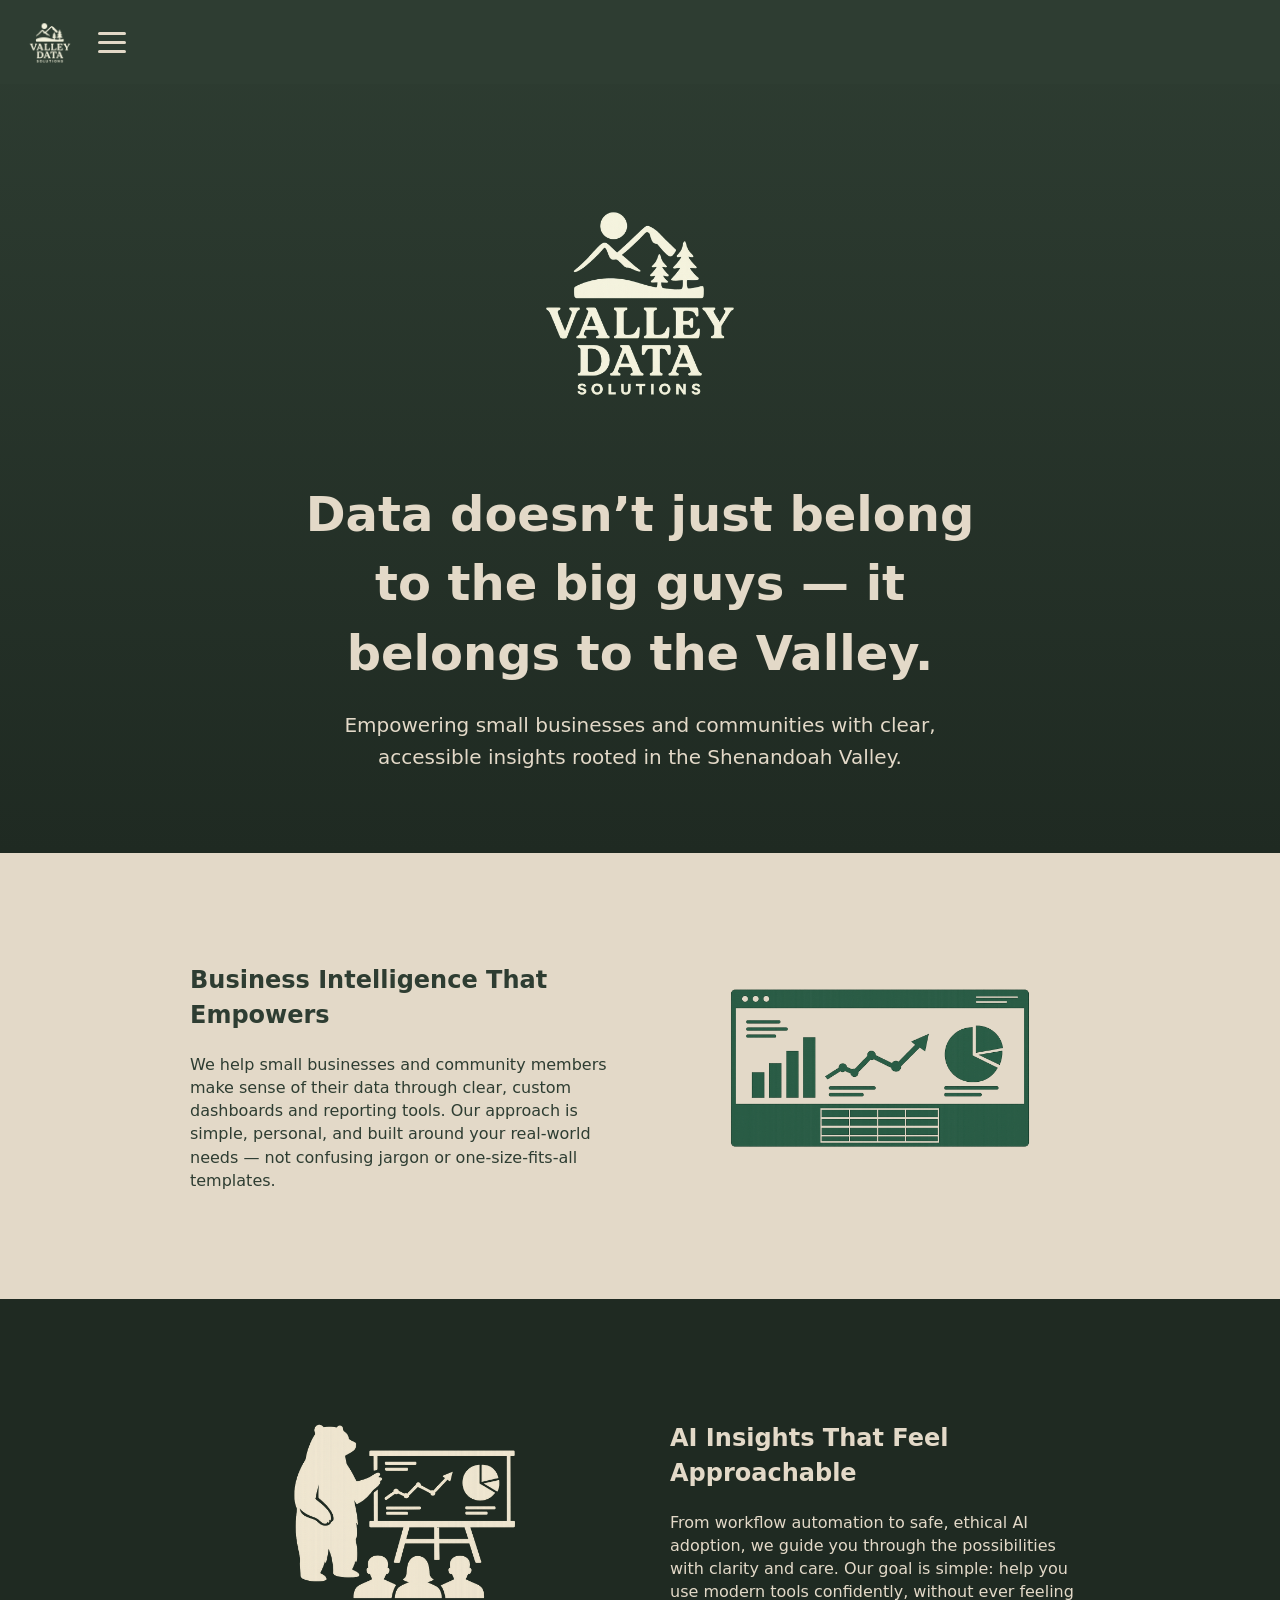
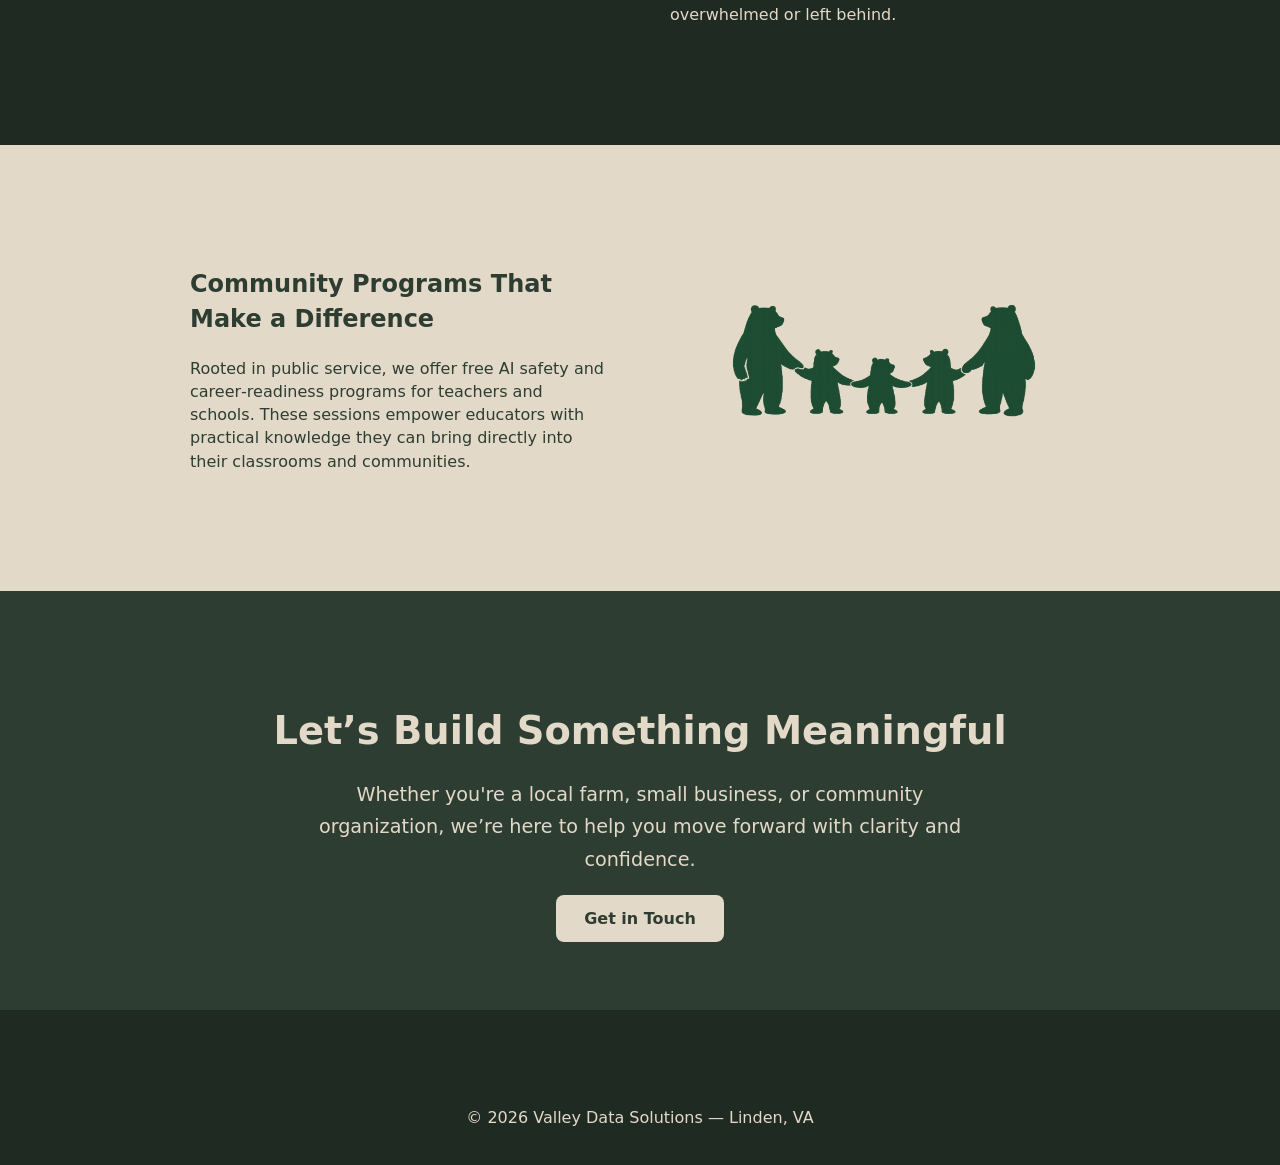
<file: index.html>
<!DOCTYPE html>
<html lang="en">
<head>
    <meta charset="UTF-8">
    <meta name="viewport" content="width=device-width, initial-scale=1.0">
    <title>Valley Data Solutions</title>
    <link rel="stylesheet" href="styles.css">
</head>

<body>

    <!-- NAVIGATION -->
    <nav>
        <div class="nav-left">
            <img src="logo-light.png" class="logo" alt="Valley Data Solutions">

            <button class="hamburger" id="hamburger">
                <span></span>
                <span></span>
                <span></span>
            </button>
        </div>
    </nav>

    <div id="overlay"></div>

    <div class="full-menu" id="full-menu">
        <div class="menu-header">
            <img src="logo-light.png" class="logo" alt="Valley Data Solutions">
            <button class="close-menu" id="close-menu">×</button>
        </div>

        <ul class="menu-links">
            <li><a href="index.html" class="cta">Home</a></li>
            <li><a href="services.html">Services</a></li>
            <li><a href="about.html">About</a></li>
            <li><a href="class.html">Class</a></li>
            <li><a href="contact.html">Contact</a></li>
        </ul>

        <div class="menu-footer">
            <p>Social</p>
            <a href="#">LinkedIn</a>
            <a href="#">Facebook</a>
            <a href="mailto:info@valleydatasolutions.com">Email</a>
        </div>
    </div>

    <!-- HERO -->
    <section class="hero">
        <div class="hero-inner">
            <img src="logo-light.png" class="biglogo" alt="Valley Data Solutions Logo">

            <h1>Data doesn’t just belong to the big guys — it belongs to the Valley.</h1>

            <p>
                Empowering small businesses and communities with clear, accessible insights rooted in the Shenandoah Valley.
            </p>
        </div>
    </section>

    <!-- PANEL 1 — TEXT LEFT / IMAGE RIGHT -->
<section class="full-panel cream">
    <div class="inner panel-flex">
        <div class="panel-text">
            <h2>Business Intelligence That Empowers</h2>
            <p>
                We help small businesses and community members make sense of their data through clear, custom dashboards and reporting tools.
                Our approach is simple, personal, and built around your real‑world needs — not confusing jargon or one‑size‑fits‑all templates.
            </p>
        </div>

        <div class="panel-image">
            <img src="BI.png" alt="Business Intelligence">
        </div>
    </div>
</section>

<!-- PANEL 2 — TEXT RIGHT / IMAGE LEFT -->
<section class="full-panel dark">
    <div class="inner panel-flex reverse">
        <div class="panel-text">
            <h2>AI Insights That Feel Approachable</h2>
            <p>
                From workflow automation to safe, ethical AI adoption, we guide you through the possibilities with clarity and care.
                Our goal is simple: help you use modern tools confidently, without ever feeling overwhelmed or left behind.
            </p>
        </div>

        <div class="panel-image">
            <img src="Bear.png" alt="AI Insights">
        </div>
    </div>
</section>

<!-- PANEL 3 — TEXT LEFT / IMAGE RIGHT -->
<section class="full-panel cream">
    <div class="inner panel-flex">
        <div class="panel-text">
            <h2>Community Programs That Make a Difference</h2>
            <p>
                Rooted in public service, we offer free AI safety and career‑readiness programs for teachers and schools.
                These sessions empower educators with practical knowledge they can bring directly into their classrooms and communities.
            </p>
        </div>

        <div class="panel-image">
            <img src="BearFamily.png" alt="Community Program">
        </div>
    </div>
</section>

    <!-- CTA SECTION -->
    <section class="cta-section">
        <h2>Let’s Build Something Meaningful</h2>
        <p>
            Whether you're a local farm, small business, or community organization, we’re here to help you move forward with clarity and confidence.
        </p>

        <a href="contact.html">Get in Touch</a>
    </section>

    <!-- FOOTER -->
    <footer>
        <p>© 2026 Valley Data Solutions — Linden, VA</p>
    </footer>

    <!-- JS -->
    <script>
        const hamburger = document.getElementById('hamburger');
        const fullMenu = document.getElementById('full-menu');
        const overlay = document.getElementById('overlay');
        const closeMenu = document.getElementById('close-menu');

        function openMenu() {
            hamburger.classList.add('active');
            fullMenu.classList.add('active');
            overlay.classList.add('active');
        }

        function closeMenuFn() {
            hamburger.classList.remove('active');
            fullMenu.classList.remove('active');
            overlay.classList.remove('active');
        }

        hamburger.addEventListener('click', openMenu);
        closeMenu.addEventListener('click', closeMenuFn);
        overlay.addEventListener('click', closeMenuFn);
    </script>

</body>
</html>
</file>
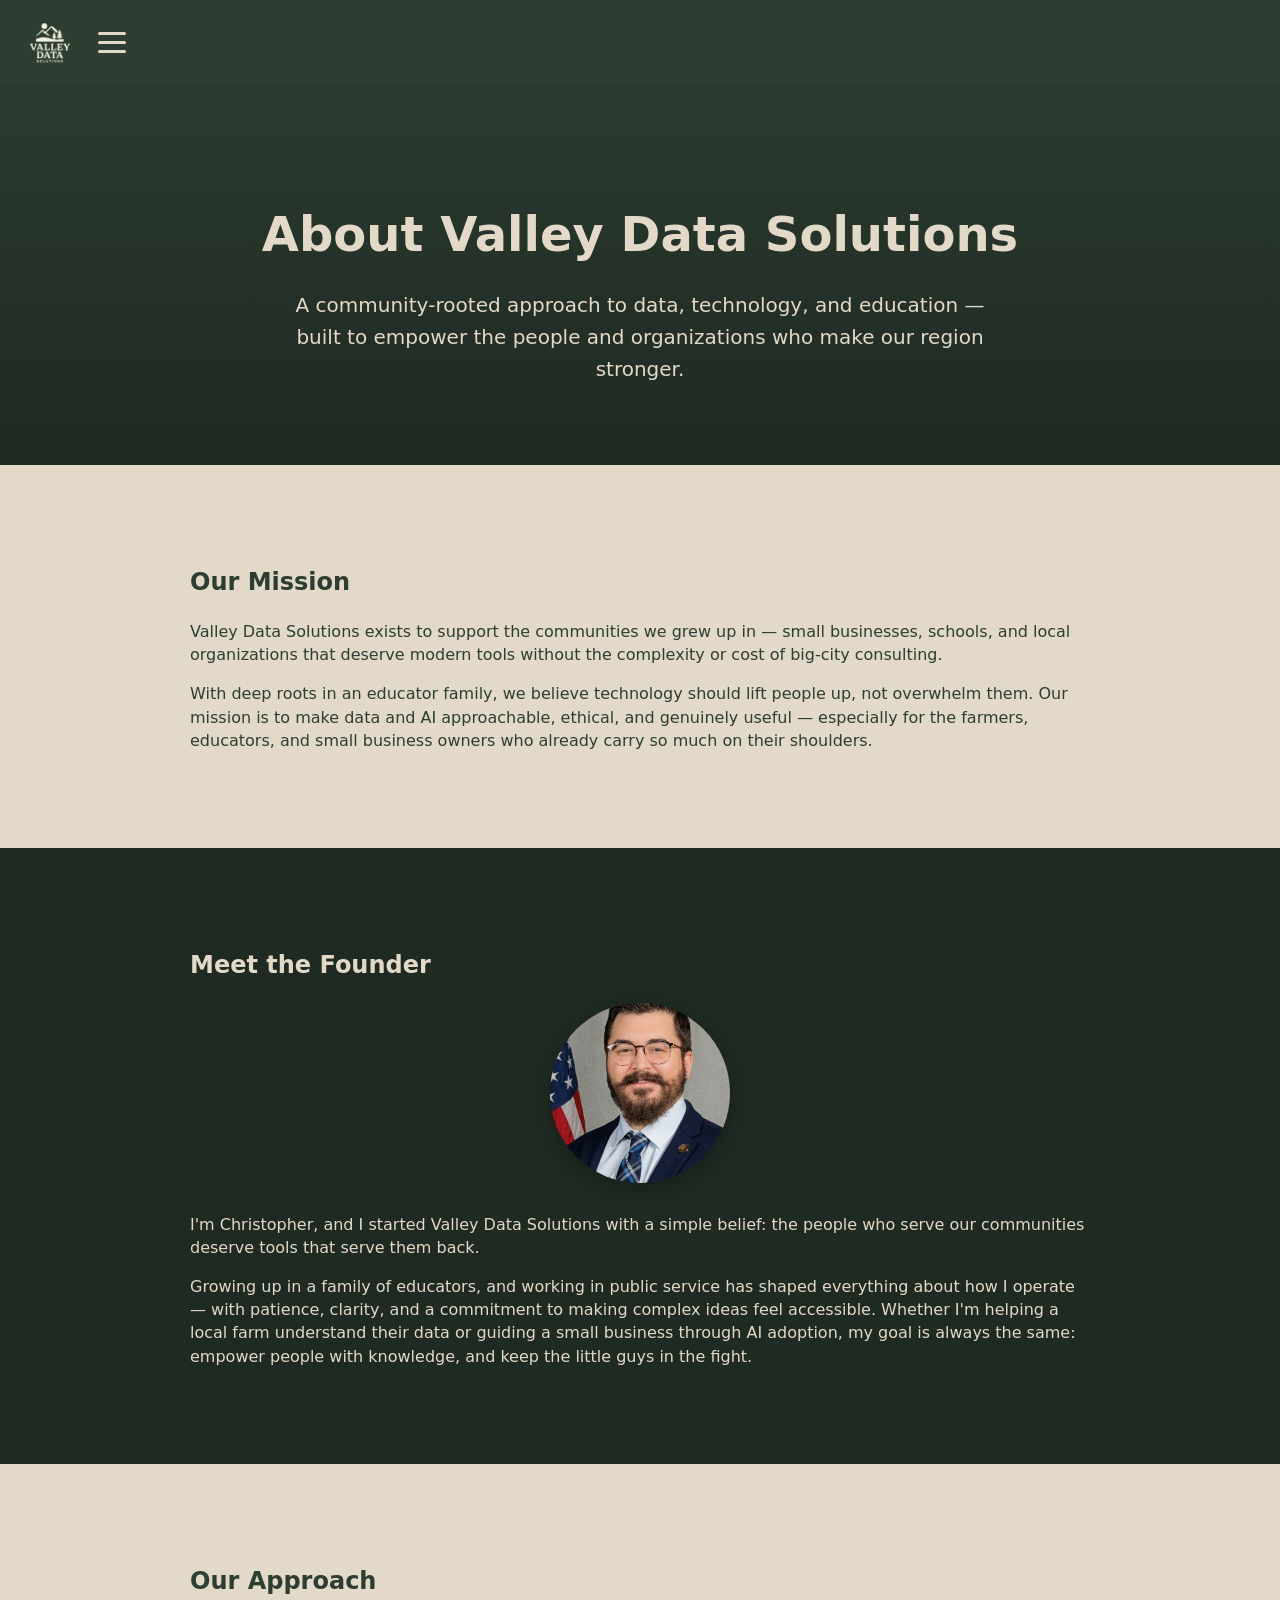
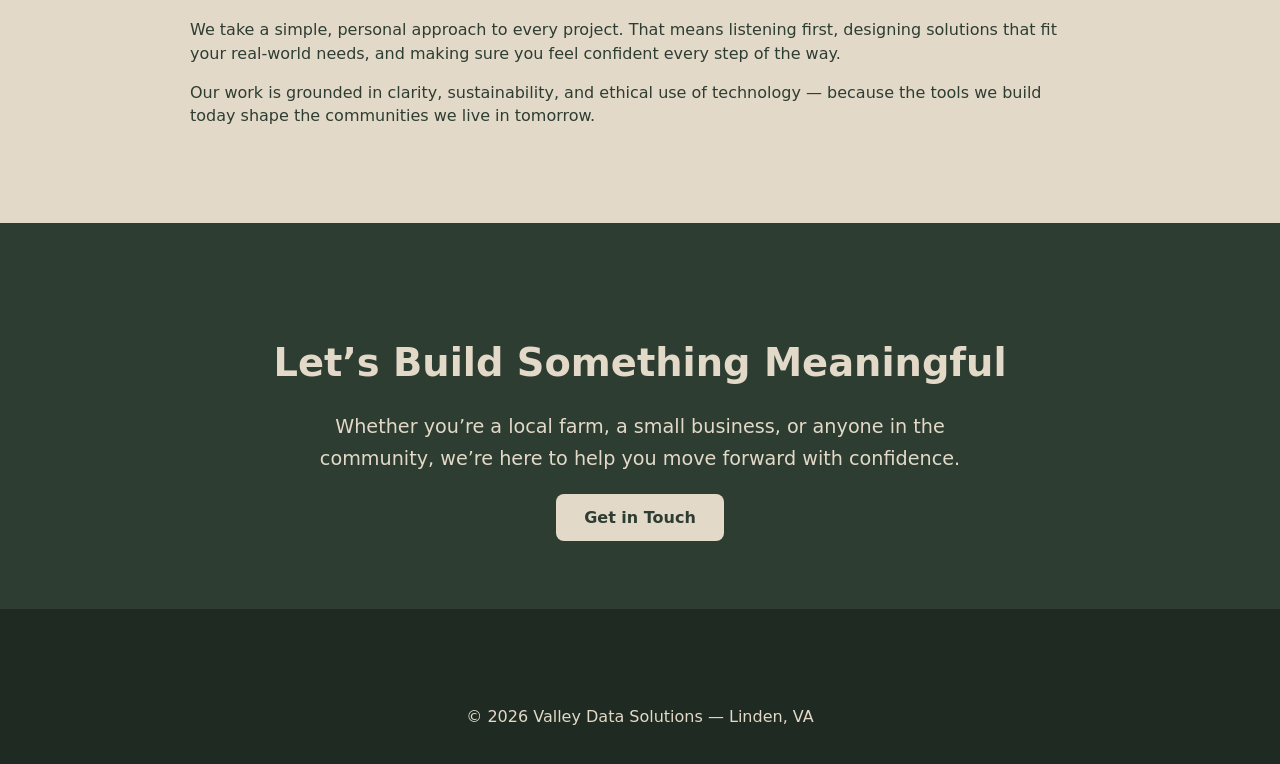
<file: about.html>
<!DOCTYPE html>
<html lang="en">
<head>
    <meta charset="UTF-8">
    <meta name="viewport" content="width=device-width, initial-scale=1.0">
    <title>About — Valley Data Solutions</title>
    <link rel="stylesheet" href="styles.css">
</head>

<body>

    <!-- NAVIGATION -->
    <nav>
        <div class="nav-left">
            <img src="logo-light.png" class="logo" alt="Valley Data Solutions">

            <button class="hamburger" id="hamburger">
                <span></span>
                <span></span>
                <span></span>
            </button>
        </div>
    </nav>

    <div id="overlay"></div>

    <div class="full-menu" id="full-menu">
        <div class="menu-header">
            <img src="logo-light.png" class="logo" alt="Valley Data Solutions">
            <button class="close-menu" id="close-menu">×</button>
        </div>

        <ul class="menu-links">
            <li><a href="index.html">Home</a></li>
            <li><a href="services.html">Services</a></li>
            <li><a href="about.html" class="cta">About</a></li>
            <li><a href="class.html">Class</a></li>
            <li><a href="contact.html">Contact</a></li>
        </ul>

        <div class="menu-footer">
            <p>Social</p>
            <a href="#">LinkedIn</a>
            <a href="#">Facebook</a>
            <a href="mailto:info@valleydatasolutions.com">Email</a>
        </div>
    </div>

    <!-- PAGE HERO -->
    <section class="page-hero">
        <h1>About Valley Data Solutions</h1>
        <p>A community‑rooted approach to data, technology, and education — built to empower the people and organizations who make our region stronger.</p>
    </section>

    <!-- FULL-WIDTH CREAM PANEL -->
    <section class="full-panel cream">
        <div class="inner">
            <h2>Our Mission</h2>
            <p>
                Valley Data Solutions exists to support the communities we grew up in — small businesses, schools, and local organizations that deserve modern tools without the complexity or cost of big‑city consulting.
            </p>
            <p>
                With deep roots in an educator family, we believe technology should lift people up, not overwhelm them. Our mission is to make data and AI approachable, ethical, and genuinely useful — especially for the farmers, educators, and small business owners who already carry so much on their shoulders.
            </p>
        </div>
    </section>

    <!-- FOUNDER SECTION -->
    <section class="full-panel dark">
        <div class="inner">
            <h2>Meet the Founder</h2>

            <div class="founder-photo">
                <img src="Founder.png" alt="Founder Photo">
            </div>

            <p>
                I'm Christopher, and I started Valley Data Solutions with a simple belief: the people who serve our communities deserve tools that serve them back.
            </p>
            <p>
                Growing up in a family of educators, and working in public service has shaped everything about how I operate — with patience, clarity, and a commitment to making complex ideas feel accessible. Whether I'm helping a local farm understand their data or guiding a small business through AI adoption, my goal is always the same: empower people with knowledge, and keep the little guys in the fight.
            </p>
        </div>
    </section>

    <!-- FULL-WIDTH CREAM PANEL -->
    <section class="full-panel cream">
        <div class="inner">
            <h2>Our Approach</h2>
            <p>
                We take a simple, personal approach to every project. That means listening first, designing solutions that fit your real‑world needs, and making sure you feel confident every step of the way.
            </p>
            <p>
                Our work is grounded in clarity, sustainability, and ethical use of technology — because the tools we build today shape the communities we live in tomorrow.
            </p>
        </div>
    </section>

    <!-- CTA SECTION -->
    <section class="cta-section">
        <h2>Let’s Build Something Meaningful</h2>
        <p>
            Whether you’re a local farm, a small business, or anyone in the community, we’re here to help you move forward with confidence.
        </p>

        <a href="contact.html">Get in Touch</a>
    </section>

    <!-- FOOTER -->
    <footer>
        <p>© 2026 Valley Data Solutions — Linden, VA</p>
    </footer>

    <!-- JS -->
    <script>
        const hamburger = document.getElementById('hamburger');
        const fullMenu = document.getElementById('full-menu');
        const overlay = document.getElementById('overlay');
        const closeMenu = document.getElementById('close-menu');

        function openMenu() {
            hamburger.classList.add('active');
            fullMenu.classList.add('active');
            overlay.classList.add('active');
        }

        function closeMenuFn() {
            hamburger.classList.remove('active');
            fullMenu.classList.remove('active');
            overlay.classList.remove('active');
        }

        hamburger.addEventListener('click', openMenu);
        closeMenu.addEventListener('click', closeMenuFn);
        overlay.addEventListener('click', closeMenuFn);
    </script>

</body>
</html>
</file>
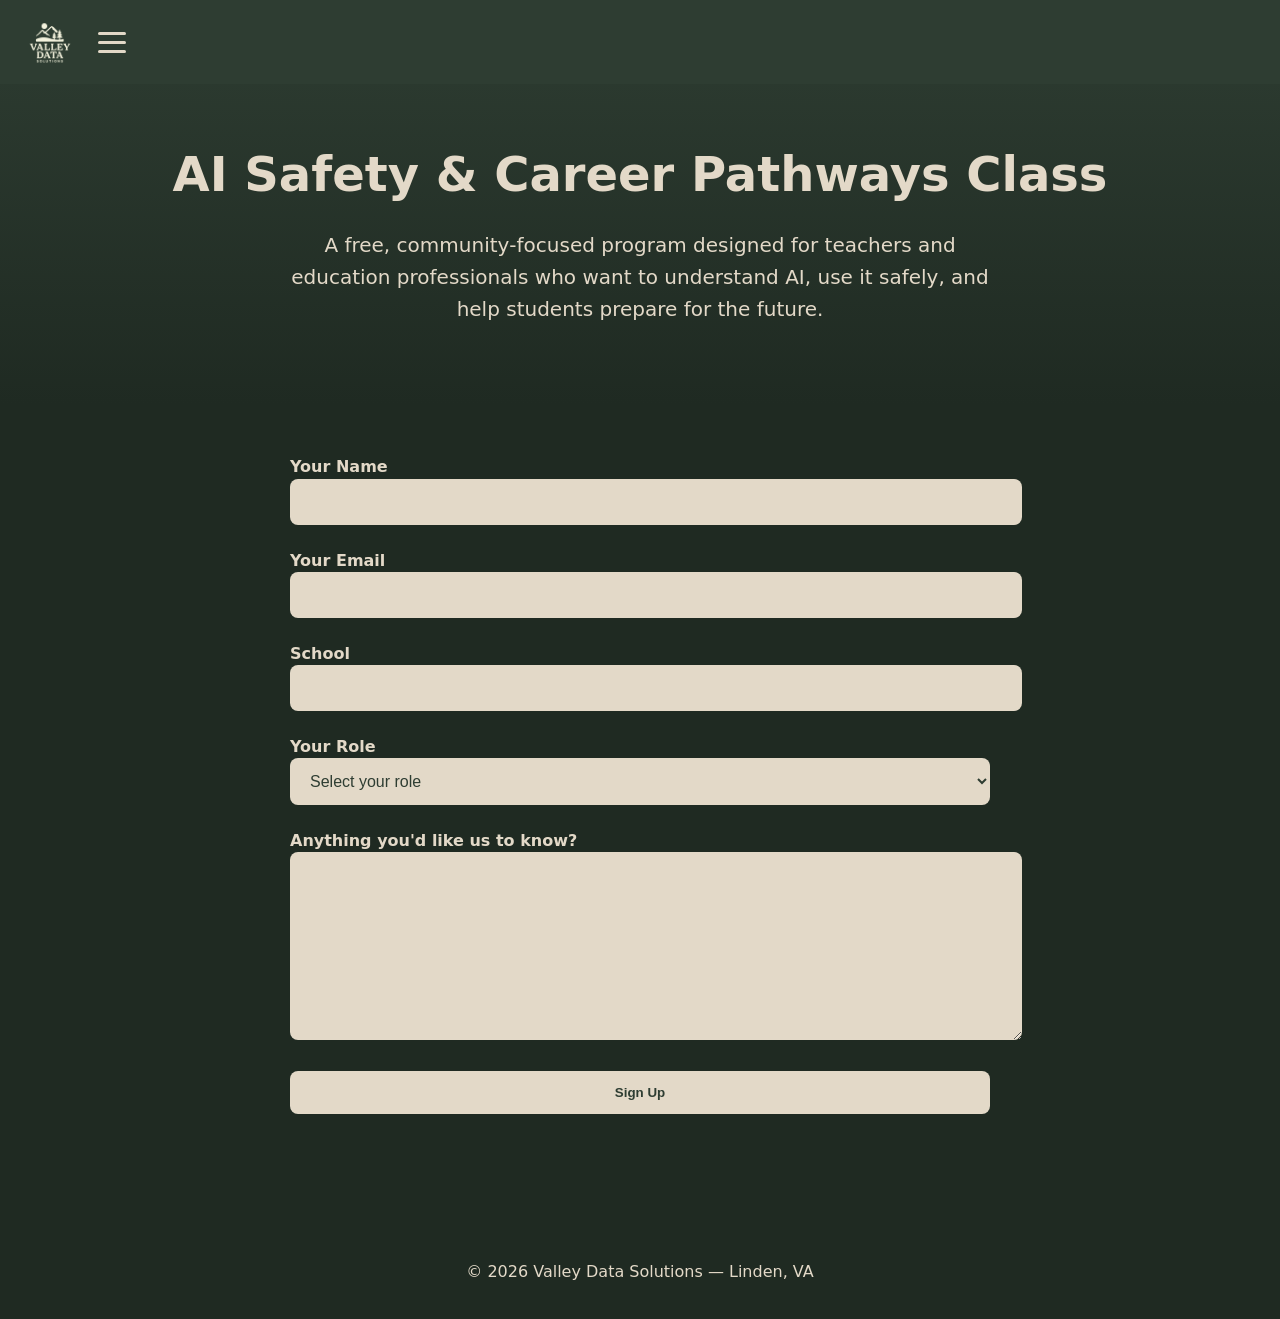
<file: class.html>
<!DOCTYPE html>
<html lang="en">
<head>
    <meta charset="UTF-8">
    <meta name="viewport" content="width=device-width, initial-scale=1.0">
    <title>AI Safety & Careers Class — Valley Data Solutions</title>
    <link rel="stylesheet" href="styles.css">

    <style>
        :root {
            --cream: #E3D9C8;
            --green-dark: #1F2A22;
            --green-deep: #2E3D32;
        }

        body {
            background: var(--green-dark);
            color: var(--cream);
        }

        /* --- HERO --- */
        .hero {
            background: linear-gradient(180deg, var(--green-deep) 0%, var(--green-dark) 100%);
            padding: 100px 20px 60px;
            text-align: center;
        }

        .hero h1 {
            font-size: 3rem;
            margin-bottom: 20px;
            color: var(--cream);
        }

        .hero p {
            max-width: 700px;
            margin: 0 auto 20px;
            font-size: 1.25rem;
            line-height: 1.6;
        }

        /* --- CLASS FORM SECTION --- */
        .class-section {
            padding: 50px 20px;
            max-width: 700px;
            margin: 0 auto;
        }

        form {
            display: flex;
            flex-direction: column;
            gap: 24px;
        }

        label {
            font-weight: 600;
            margin-bottom: 6px;
            color: var(--cream);
        }

        input, textarea, select {
            width: 100%;
            padding: 14px 16px;
            border-radius: 8px;
            border: none;
            background: var(--cream);
            color: var(--green-deep);
            font-size: 1rem;
        }

        textarea {
            min-height: 160px;
            resize: vertical;
        }

        button {
            background: var(--cream);
            color: var(--green-deep);
            padding: 14px 24px;
            border-radius: 8px;
            font-weight: 600;
            border: none;
            cursor: pointer;
            transition: background 0.2s ease;
        }

        button:hover {
            background: #d8cdbb;
        }

        /* --- FOOTER --- */
        footer {
            background: var(--green-dark);
            color: var(--cream);
            text-align: center;
            padding: 20px;
            margin-top: 60px;
        }
    </style>
</head>

<body>

    <!-- NAVIGATION -->
    <nav>
        <div class="nav-left">
            <img src="logo-light.png" class="logo" alt="Valley Data Solutions">

            <button class="hamburger" id="hamburger">
                <span></span>
                <span></span>
                <span></span>
            </button>
        </div>
    </nav>

    <div id="overlay"></div>

    <div class="full-menu" id="full-menu">
        <div class="menu-header">
            <img src="logo-light.png" class="logo" alt="Valley Data Solutions">
            <button class="close-menu" id="close-menu">×</button>
        </div>

        <ul class="menu-links">
            <li><a href="index.html">Home</a></li>
            <li><a href="services.html">Services</a></li>
            <li><a href="about.html">About</a></li>
            <li><a href="class.html" class="cta">Class</a></li>
            <li><a href="contact.html">Contact</a></li>
        </ul>

        <div class="menu-footer">
            <p>Social</p>
            <a href="#">LinkedIn</a>
            <a href="#">Facebook</a>
            <a href="mailto:info@valleydatasolutions.com">Email</a>
        </div>
    </div>

    <!-- HERO -->
    <section class="hero">
        <h1>AI Safety & Career Pathways Class</h1>
        <p>
            A free, community‑focused program designed for teachers and education professionals who want to understand AI, use it safely, and help students prepare for the future.
        </p>
    </section>

    <!-- CLASS SIGN-UP FORM -->
    <section class="class-section">
       <form action="/api/class" method="POST">

    <div>
        <label for="name">Your Name</label>
        <input type="text" id="name" name="name" required>
    </div>

    <div>
        <label for="email">Your Email</label>
        <input type="email" id="email" name="email" required>
    </div>

    <div>
        <label for="school">School</label>
        <input type="text" id="school" name="school" required>
    </div>

    <div>
        <label for="role">Your Role</label>
        <select id="role" name="role" required>
            <option value="" disabled selected>Select your role</option>
            <option value="Teacher">Teacher</option>
            <option value="Administrator">Administrator</option>
            <option value="Counselor">Counselor</option>
            <option value="Support Staff">Support Staff</option>
            <option value="Parent">Parent</option>
            <option value="Other">Other</option>
        </select>
    </div>

    <div>
        <label for="message">Anything you'd like us to know?</label>
        <textarea id="message" name="message"></textarea>
    </div>

    <button type="submit">Sign Up</button>

</form>

    </section>

    <!-- FOOTER -->
    <footer>
        <p>© 2026 Valley Data Solutions — Linden, VA</p>
    </footer>

    <!-- JS FOR MENU -->
    <script>
        const hamburger = document.getElementById('hamburger');
        const fullMenu = document.getElementById('full-menu');
        const overlay = document.getElementById('overlay');
        const closeMenu = document.getElementById('close-menu');

        function openMenu() {
            hamburger.classList.add('active');
            fullMenu.classList.add('active');
            overlay.classList.add('active');
        }

        function closeMenuFn() {
            hamburger.classList.remove('active');
            fullMenu.classList.remove('active');
            overlay.classList.remove('active');
        }

        hamburger.addEventListener('click', openMenu);
        closeMenu.addEventListener('click', closeMenuFn);
        overlay.addEventListener('click', closeMenuFn);
    </script>

</body>
</html>
</file>
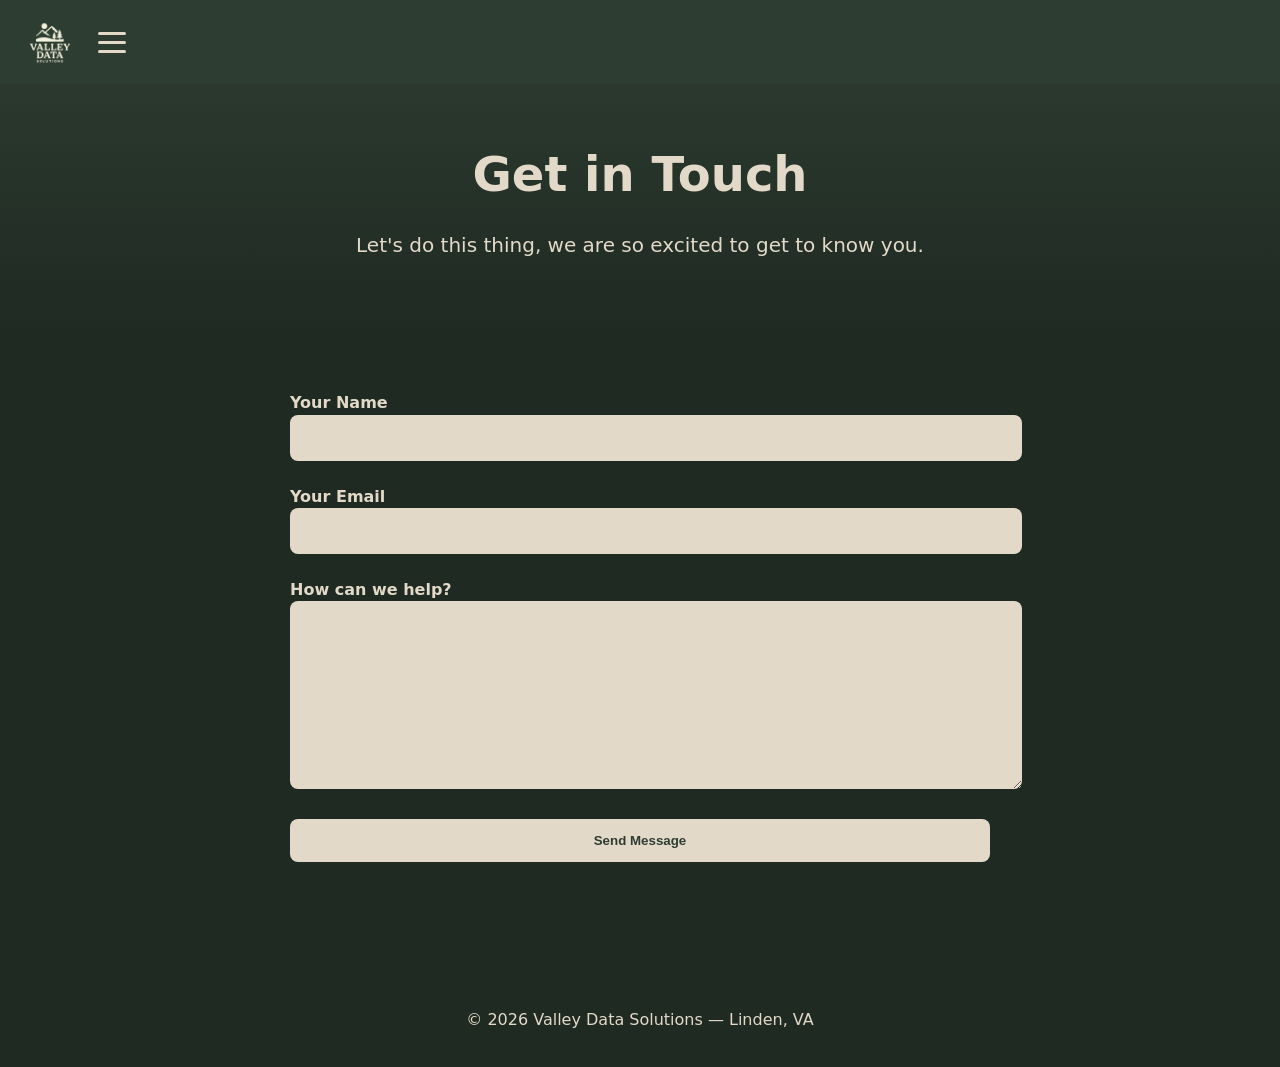
<file: contact.html>
<!DOCTYPE html>
<html lang="en">
<head>
    <meta charset="UTF-8">
    <meta name="viewport" content="width=device-width, initial-scale=1.0">
    <title>Contact — Valley Data Solutions</title>
    <link rel="stylesheet" href="styles.css">

    <style>
        :root {
            --cream: #E3D9C8;
            --green-dark: #1F2A22;
            --green-deep: #2E3D32;
        }

        body {
            background: var(--green-dark);
            color: var(--cream);
        }

        /* --- HERO --- */
        .hero {
            background: linear-gradient(180deg, var(--green-deep) 0%, var(--green-dark) 100%);
            padding: 100px 20px 60px; /* slightly tighter bottom */
            text-align: center;
        }

        .hero h1 {
            font-size: 3rem;
            margin-bottom: 20px;
            color: var(--cream);
        }

        .hero p {
            max-width: 650px;
            margin: 0 auto 20px; /* NEW: tighter spacing below subtitle */
            font-size: 1.25rem;
            line-height: 1.6;
        }

        /* --- CONTACT FORM SECTION --- */
        .contact-section {
            padding: 50px 20px; /* NEW: tighter top spacing */
            max-width: 700px;
            margin: 0 auto;
        }

        form {
            display: flex;
            flex-direction: column;
            gap: 24px;
        }

        label {
            font-weight: 600;
            margin-bottom: 6px;
            color: var(--cream); /* NEW: cream labels */
        }

        input, textarea {
            width: 100%;
            padding: 14px 16px;
            border-radius: 8px;
            border: none;
            background: var(--cream);
            color: var(--green-deep);
            font-size: 1rem;
        }

        textarea {
            min-height: 160px;
            resize: vertical;
        }

        button {
            background: var(--cream);
            color: var(--green-deep);
            padding: 14px 24px;
            border-radius: 8px;
            font-weight: 600;
            border: none;
            cursor: pointer;
            transition: background 0.2s ease;
        }

        button:hover {
            background: #d8cdbb;
        }

        /* --- FOOTER --- */
        footer {
            background: var(--green-dark);
            color: var(--cream);
            text-align: center;
            padding: 20px;
            margin-top: 60px;
        }
    </style>
</head>

<body>

    <!-- NAVIGATION -->
    <nav>
        <div class="nav-left">
            <img src="logo-light.png" class="logo" alt="Valley Data Solutions">

            <button class="hamburger" id="hamburger">
                <span></span>
                <span></span>
                <span></span>
            </button>
        </div>
    </nav>

    <div id="overlay"></div>

    <div class="full-menu" id="full-menu">
        <div class="menu-header">
            <img src="logo-light.png" class="logo" alt="Valley Data Solutions">
            <button class="close-menu" id="close-menu">×</button>
        </div>

        <ul class="menu-links">
            <li><a href="index.html">Home</a></li>
            <li><a href="services.html">Services</a></li>
            <li><a href="about.html">About</a></li>
	    <li><a href="class.html">Class</a></li>
            <li><a href="contact.html" class="cta">Contact</a></li>
        </ul>

        <div class="menu-footer">
            <p>Social</p>
            <a href="#">LinkedIn</a>
            <a href="#">Facebook</a>
            <a href="mailto:info@valleydatasolutions.com">Email</a>
        </div>
    </div>

    <!-- HERO -->
    <section class="hero">
        <h1>Get in Touch</h1>
        <p>
            Let's do this thing, we are so excited to get to know you.
        </p>
    </section>

    <!-- CONTACT FORM -->
    <section class="contact-section">
        <form action="/api/contact" method="POST">

            <div>
                <label for="name">Your Name</label>
                <input type="text" id="name" name="name" required>
            </div>

            <div>
                <label for="email">Your Email</label>
                <input type="email" id="email" name="email" required>
            </div>

            <div>
                <label for="message">How can we help?</label>
                <textarea id="message" name="message" required></textarea>
            </div>

            <button type="submit">Send Message</button>

        </form>
    </section>

    <!-- FOOTER -->
    <footer>
        <p>© 2026 Valley Data Solutions — Linden, VA</p>
    </footer>

    <!-- JS FOR MENU -->
    <script>
        const hamburger = document.getElementById('hamburger');
        const fullMenu = document.getElementById('full-menu');
        const overlay = document.getElementById('overlay');
        const closeMenu = document.getElementById('close-menu');

        function openMenu() {
            hamburger.classList.add('active');
            fullMenu.classList.add('active');
            overlay.classList.add('active');
        }

        function closeMenuFn() {
            hamburger.classList.remove('active');
            fullMenu.classList.remove('active');
            overlay.classList.remove('active');
        }

        hamburger.addEventListener('click', openMenu);
        closeMenu.addEventListener('click', closeMenuFn);
        overlay.addEventListener('click', closeMenuFn);
    </script>

</body>
</html>
</file>
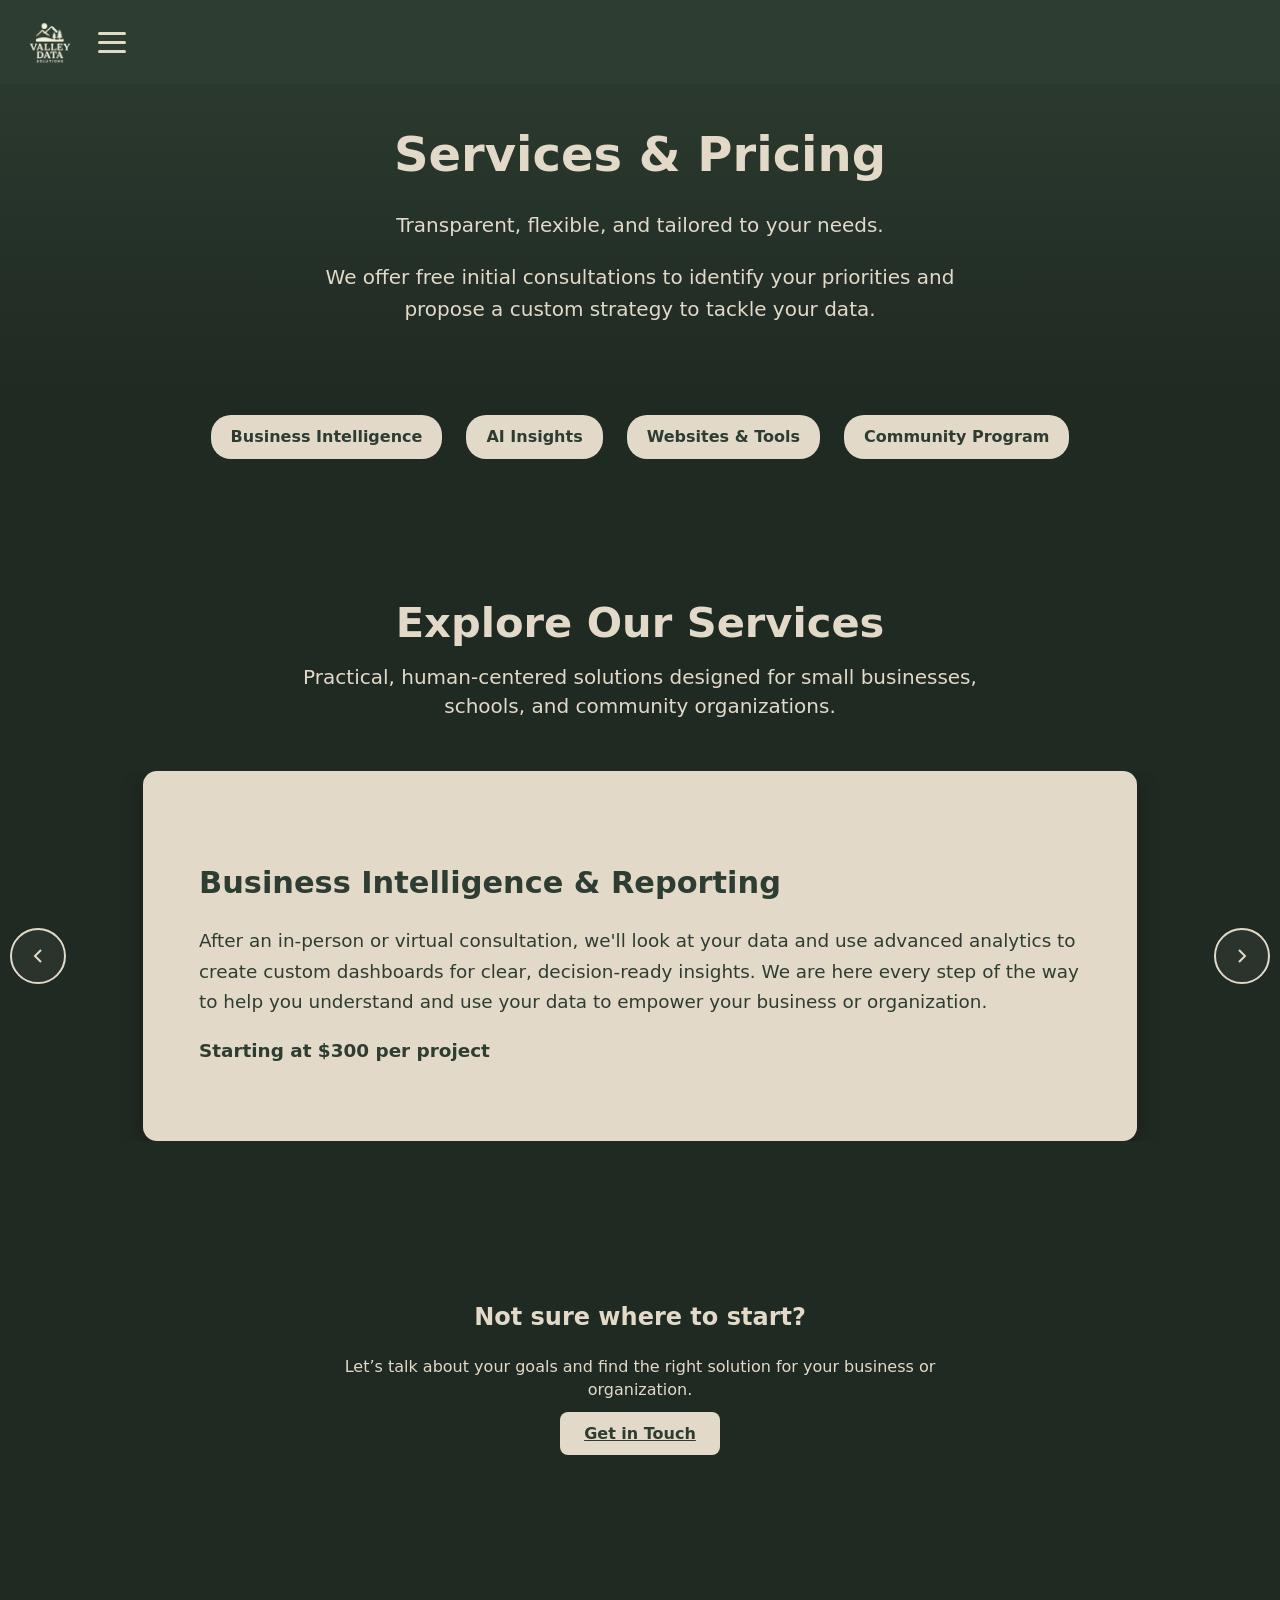
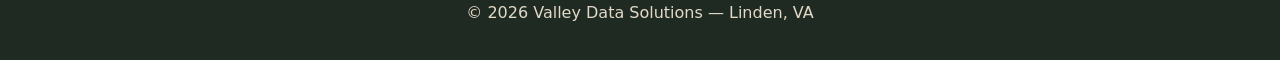
<file: services.html>
<!DOCTYPE html>
<html lang="en">
<head>
    <meta charset="UTF-8">
    <meta name="viewport" content="width=device-width, initial-scale=1.0">
    <title>Services & Pricing — Valley Data Solutions</title>
    <link rel="stylesheet" href="styles.css">

    <style>
        :root {
            --cream: #E3D9C8;
            --green-dark: #1F2A22;
            --green-deep: #2E3D32;
        }

        /* --- SERVICES NAV --- */
        .services-nav {
            display: flex;
            justify-content: center;
            gap: 24px;
            margin: 0 auto;
            padding: 20px 0;
            flex-wrap: wrap;
            background: var(--green-dark);
        }

        .services-nav a {
            color: var(--green-deep);
            background: var(--cream);
            padding: 10px 20px;
            border-radius: 20px;
            text-decoration: none;
            font-weight: 600;
            transition: background 0.2s ease;
        }

        .services-nav a:hover {
            background: #d8cdbb;
        }

        /* --- SLIDER --- */
        .slider-wrapper {
            position: relative;
            max-width: 1100px;
            margin: 0 auto;
        }

        .slider {
            display: flex;
            overflow-x: auto;
            scroll-snap-type: x mandatory;
            scroll-behavior: smooth;
            gap: 80px;
            padding: 0 60px; /* breathing room for first + last card */
        }

        .slider::-webkit-scrollbar {
            display: none;
        }

        .service-card-slider {
            background: var(--cream);
            color: var(--green-deep);
            min-width: 90%;
            max-width: 90%;
            padding: 56px;
            border-radius: 14px;
            scroll-snap-align: center;
            box-shadow: 0 8px 22px rgba(0,0,0,0.28);
            font-size: 1.15rem;
            line-height: 1.65;
        }

        .service-card-slider h3 {
            font-size: 1.9rem;
            margin-bottom: 16px;
            color: var(--green-deep);
        }

        .service-card-slider p {
            font-size: 1.15rem;
            line-height: 1.65;
        }

        /* --- FLOATING ARROWS (Option B) --- */
        .arrow {
            position: absolute;
            top: 50%;
            transform: translateY(-50%);
            width: 52px;
            height: 52px;
            border-radius: 50%;
            border: 2px solid var(--cream);
            background: rgba(255,255,255,0.05);
            display: flex;
            align-items: center;
            justify-content: center;
            cursor: pointer;
            backdrop-filter: blur(4px);
            transition: background 0.2s ease;
        }

        .arrow:hover {
            background: rgba(255,255,255,0.15);
        }

        .arrow svg {
            width: 24px;
            height: 24px;
            stroke: var(--cream);
        }

        .arrow-left {
            left: -80px;
        }

        .arrow-right {
            right: -80px;
        }

        @media (max-width: 900px) {
            .arrow-left { left: -10px; }
            .arrow-right { right: -10px; }
        }

        /* --- HEADER COLOR FIX --- */
        .services-header {
            color: var(--cream);
        }
    </style>
</head>

<body>

    <!-- NAVIGATION -->
    <nav>
        <div class="nav-left">
            <img src="logo-light.png" class="logo" alt="Valley Data Solutions">

            <button class="hamburger" id="hamburger">
                <span></span>
                <span></span>
                <span></span>
            </button>
        </div>
    </nav>

    <!-- OVERLAY -->
    <div id="overlay"></div>

    <!-- FULL-SCREEN MENU -->
    <div class="full-menu" id="full-menu">

        <div class="menu-header">
            <img src="logo-light.png" class="logo" alt="Valley Data Solutions">
            <button class="close-menu" id="close-menu">×</button>
        </div>

        <ul class="menu-links">
            <li><a href="index.html">Home</a></li>
            <li><a href="services.html" class="cta">Services</a></li>
            <li><a href="about.html">About</a></li>
	    <li><a href="class.html">Class</a></li>
            <li><a href="contact.html">Contact</a></li>
        </ul>

        <div class="menu-footer">
            <p>Social</p>
            <a href="#">LinkedIn</a>
            <a href="#">Facebook</a>
            <a href="mailto:info@valleydatasolutions.com">Email</a>
        </div>

    </div>

    <!-- HERO -->
    <section class="hero" style="
        background: linear-gradient(180deg, var(--green-deep) 0%, var(--green-dark) 100%);
        padding-top: 80px;
        padding-bottom: 60px;
        text-align: center;
        color: var(--cream);
    ">
        <h1>Services & Pricing</h1>
        <p style="max-width: 650px; margin: 20px auto;">
            Transparent, flexible, and tailored to your needs.
        </p>
        <p style="max-width: 650px; margin: 10px auto;">
            We offer free initial consultations to identify your priorities and propose a custom strategy to tackle your data.
        </p>
    </section>

    <!-- SERVICES NAV -->
    <div class="services-nav">
        <a href="#bi">Business Intelligence</a>
        <a href="#ai">AI Insights</a>
        <a href="#web">Websites & Tools</a>
        <a href="#community">Community Program</a>
    </div>

    <!-- PREMIUM SLIDER SECTION -->
    <section style="
        background: var(--green-dark);
        padding: 80px 20px;
        color: var(--cream);
    ">

        <header class="services-header" style="text-align: center; margin-bottom: 50px;">
            <h2 style="font-size: 2.6rem; margin-bottom: 10px;">Explore Our Services</h2>
            <p style="max-width: 700px; margin: 0 auto; font-size: 1.25rem;">
                Practical, human‑centered solutions designed for small businesses, schools, and community organizations.
            </p>
        </header>

        <div class="slider-wrapper">

            <!-- LEFT ARROW -->
            <div class="arrow arrow-left" id="arrowLeft">
                <svg fill="none" stroke-width="2" viewBox="0 0 24 24">
                    <path d="M15 6l-6 6 6 6" />
                </svg>
            </div>

            <!-- SLIDER -->
            <div class="slider" id="serviceSlider">

                <div class="service-card-slider" id="bi">
                    <h3>Business Intelligence & Reporting</h3>
                    <p>
                        After an in‑person or virtual consultation, we'll look at your data and use advanced analytics to create custom dashboards for clear, decision‑ready insights.
                        We are here every step of the way to help you understand and use your data to empower your business or organization.
                    </p>
                    <p style="font-weight: 700; margin-top: 16px;">Starting at $300 per project</p>
                </div>

                <div class="service-card-slider" id="ai">
                    <h3>AI Insights & Solution Consultations</h3>
                    <p>
                        Custom workflows, document automation, and AI‑assisted processes designed to streamline your operations and reduce manual work.
                    </p>
                    <p style="font-weight: 700; margin-top: 16px;">Starting at $200 per project</p>
                </div>

                <div class="service-card-slider" id="web">
                    <h3>Website & Internal Tools</h3>
                    <p>
                        Warm, modern sites and internal portals that your team actually enjoys using.
                        Built with intention, clarity, and a focus on usability.
                    </p>
                    <p style="font-weight: 700; margin-top: 16px;">Starting at $500 per site, additional support services offered</p>
                </div>

                <div class="service-card-slider" id="community">
                    <h3>Community Program: AI Safety & Careers</h3>
                    <p>
                        Free program for local teachers and education professionals covering AI literacy, safety, and career pathways.
                    </p>
                    <a href="class.html" class="btn primary" style="
                        margin-top: 16px; 
                        display: inline-block;
                        background: var(--green-deep);
                        color: var(--cream);
                        padding:12px 24px;
                        border-radius:8px;
                        font-weight:600;
                    ">
                        Learn More & Sign Up
                    </a>
                </div>

            </div>

            <!-- RIGHT ARROW -->
            <div class="arrow arrow-right" id="arrowRight">
                <svg fill="none" stroke-width="2" viewBox="0 0 24 24">
                    <path d="M9 6l6 6-6 6" />
                </svg>
            </div>

        </div>

    </section>

    <!-- CTA SECTION -->
    <section style="
        background-color: var(--green-dark);
        padding: 60px 20px;
        text-align: center;
        color: var(--cream);
    ">
        <h2>Not sure where to start?</h2>
        <p style="max-width: 650px; margin: 20px auto;">
            Let’s talk about your goals and find the right solution for your business or organization.
        </p>

        <a href="contact.html" class="btn primary" style="
            background: var(--cream);
            color: var(--green-deep);
            padding:12px 24px;
            border-radius:8px;
            font-weight:600;
        ">
            Get in Touch
        </a>
    </section>

    <!-- FOOTER -->
    <footer style="background: var(--green-dark); color: var(--cream); text-align:center; padding:20px;">
        <p>© 2026 Valley Data Solutions — Linden, VA</p>
    </footer>

    <!-- JS FOR MENU + SLIDER -->
    <script>
        const hamburger = document.getElementById('hamburger');
        const fullMenu = document.getElementById('full-menu');
        const overlay = document.getElementById('overlay');
        const closeMenu = document.getElementById('close-menu');

        function openMenu() {
            hamburger.classList.add('active');
            fullMenu.classList.add('active');
            overlay.classList.add('active');
        }

        function closeMenuFn() {
            hamburger.classList.remove('active');
            fullMenu.classList.remove('active');
            overlay.classList.remove('active');
        }

        hamburger.addEventListener('click', openMenu);
        closeMenu.addEventListener('click', closeMenuFn);
        overlay.addEventListener('click', closeMenuFn);

        /* --- SLIDER LOGIC --- */
        const slider = document.getElementById('serviceSlider');
        const leftArrow = document.getElementById('arrowLeft');
        const rightArrow = document.getElementById('arrowRight');

        leftArrow.addEventListener('click', () => {
            slider.scrollBy({ left: -slider.clientWidth, behavior: 'smooth' });
        });

        rightArrow.addEventListener('click', () => {
            slider.scrollBy({ left: slider.clientWidth, behavior: 'smooth' });
        });
    </script>

</body>
</html>
</file>
<file: styles.css>
/* -----------------------------------
   BASE
----------------------------------- */
body {
    margin: 0;
    font-family: "Segoe UI", system-ui, sans-serif;
    background-color: #1F2A22;
    color: #E3D9C8;
    line-height: 1.45;
}

:root {
    --cream: #E3D9C8;
    --green-dark: #1F2A22;
    --green-deep: #2E3D32;
}

/* -----------------------------------
   LOGO SIZING
----------------------------------- */
.logo {
    height: 60px;
    width: auto;
}

.biglogo {
    display: block;
    margin: 0 auto;
}

/* -----------------------------------
   FIXED NAVIGATION
----------------------------------- */
nav {
    position: fixed;
    top: 0;
    left: 0;
    width: 100%;
    display: flex;
    justify-content: space-between;
    align-items: center;
    padding: 12px 20px;
    background-color: var(--green-deep);
    z-index: 2000;
}

.nav-left {
    display: flex;
    align-items: center;
    gap: 12px;
}

/* -----------------------------------
   HAMBURGER BUTTON
----------------------------------- */
.hamburger {
    display: flex;
    flex-direction: column;
    gap: 6px;
    background: none;
    border: none;
    cursor: pointer;
    padding: 6px;
}

.hamburger span {
    width: 28px;
    height: 3px;
    background: var(--cream);
    border-radius: 3px;
    transition: 0.3s ease;
}

.hamburger.active span:nth-child(1) {
    transform: translateY(9px) rotate(45deg);
}

.hamburger.active span:nth-child(2) {
    opacity: 0;
}

.hamburger.active span:nth-child(3) {
    transform: translateY(-9px) rotate(-45deg);
}

/* -----------------------------------
   OVERLAY
----------------------------------- */
#overlay {
    position: fixed;
    inset: 0;
    background: rgba(0,0,0,0.5);
    opacity: 0;
    pointer-events: none;
    transition: opacity 0.3s ease;
    z-index: 1500;
}

#overlay.active {
    opacity: 1;
    pointer-events: auto;
}

/* -----------------------------------
   FULL-SCREEN MENU
----------------------------------- */
.full-menu {
    position: fixed;
    top: 0;
    left: 0;              /* anchor to left */
    width: 100vw;         /* EXACT viewport width */
    height: 100vh;
    background-color: var(--green-deep);
    color: var(--cream);
    padding: 20px;
    display: flex;
    flex-direction: column;
    justify-content: space-between;
    transform: translateX(100%); /* fully hidden to the RIGHT */
    transition: transform 0.35s ease;
    z-index: 2000;
}

.full-menu.active {
    transform: translateX(0); /* slide in perfectly */
}


.menu-header {
    display: flex;
    justify-content: space-between;
    align-items: center;
}

.close-menu {
    background: none;
    border: none;
    font-size: 2.2rem;
    color: var(--cream);
    cursor: pointer;
}

.menu-links {
    list-style: none;
    padding: 0;
    margin: 40px 0;
    display: flex;
    flex-direction: column;
    gap: 24px;
}

.menu-links a {
    color: var(--cream);
    text-decoration: none;
    font-size: 1.6rem;
    font-weight: 500;
}

.menu-links a.cta {
    background-color: var(--cream);
    color: var(--green-deep);
    padding: 10px 14px;
    border-radius: 4px;
    font-weight: 600;
}

.menu-footer {
    display: flex;
    flex-direction: column;
    gap: 10px;
}

.menu-footer p {
    font-weight: 700;
    margin-bottom: 6px;
}

.menu-footer a {
    color: var(--cream);
    text-decoration: none;
    font-size: 1rem;
}

/* -----------------------------------
   HERO (HOME PAGE)
----------------------------------- */
.hero {
    background: linear-gradient(180deg, var(--green-deep) 0%, var(--green-dark) 100%);
    padding: 160px 20px 80px; /* accounts for fixed nav */
    text-align: center;
}

.hero-inner {
    max-width: 700px;
    margin: 0 auto;
    padding: 0 20px;
}

.hero img.biglogo {
    height: 280px;
    width: auto;
    margin-bottom: 30px;
}

.hero h1 {
    font-size: 3rem;
    margin-bottom: 20px;
}

.hero p {
    max-width: 650px;
    margin: 0 auto;
    font-size: 1.25rem;
    line-height: 1.6;
}

/* -----------------------------------
   PAGE HERO (ABOUT, SERVICES, ETC.)
----------------------------------- */
.page-hero {
    background: linear-gradient(180deg, var(--green-deep) 0%, var(--green-dark) 100%);
    padding: 160px 20px 80px;
    text-align: center;
}

.page-hero h1 {
    font-size: 3rem;
    margin-bottom: 20px;
}

.page-hero p {
    max-width: 700px;
    margin: 0 auto;
    font-size: 1.25rem;
    line-height: 1.6;
}

/* -----------------------------------
   CONTENT SECTIONS
----------------------------------- */
.about-section,
.services,
.content,
.wwd-section {
    max-width: 900px;
    margin: 60px auto;
    padding: 0 20px;
    line-height: 1.7;
}

/* Founder photo */
.founder-photo {
    width: 180px;
    height: 180px;
    border-radius: 50%;
    overflow: hidden;
    margin: 0 auto 30px;
    box-shadow: 0 6px 18px rgba(0,0,0,0.25);
}

.founder-photo img {
    width: 100%;
    height: 100%;
    object-fit: cover;
}

/* -----------------------------------
   CTA SECTION
----------------------------------- */
.cta-section {
    background: var(--green-deep);
    padding: 80px 20px;
    text-align: center;
}

.cta-section h2 {
    font-size: 2.4rem;
    margin-bottom: 20px;
}

.cta-section p {
    max-width: 650px;
    margin: 0 auto 30px;
    font-size: 1.2rem;
    line-height: 1.7;
}

.cta-section a {
    background: var(--cream);
    color: var(--green-deep);
    padding: 14px 28px;
    border-radius: 8px;
    font-weight: 600;
    text-decoration: none;
}

/* -----------------------------------
   FOOTER
----------------------------------- */
footer {
    text-align: center;
    padding: 20px;
    background-color: var(--green-dark);
    color: var(--cream);
    margin-top: 60px;
}

/* -----------------------------------
   MOBILE
----------------------------------- */
@media (max-width: 768px) {

    .hero img.biglogo {
        height: 200px;
    }

    .hero h1,
    .page-hero h1 {
        font-size: 2.2rem;
    }

    .hero p,
    .page-hero p {
        font-size: 1.1rem;
    }

    .logo {
        height: 48px;
    }
}
.full-panel {
    width: 100%;
    padding: 80px 0;
}

.full-panel.cream {
    background: var(--cream);
    color: var(--green-deep);
}

.full-panel.dark {
    background: var(--green-dark);
    color: var(--cream);
}

.inner {
    max-width: 900px;
    margin: 0 auto;
    padding: 0 20px;
}

.panel-flex {
    display: flex;
    align-items: center;
    gap: 60px;
    flex-wrap: wrap;
}

.panel-flex.reverse {
    flex-direction: row-reverse;
}

.panel-text {
    flex: 1;
    min-width: 280px;
}

.panel-image {
    flex: 1;
    min-width: 280px;
}

.panel-image img {
    width: 100%;
    border-radius: 12px;
}

.menu-header {
    width: 100%;
    display: flex;
    justify-content: space-between;
    align-items: center;
    padding: 0 10px;
    box-sizing: border-box;
}

.menu-header img.logo {
    height: 48px; /* prevents logo from pushing X off-screen */
}

.close-menu {
    background: none;
    border: none;
    font-size: 2.4rem;
    font-weight: 300;
    color: var(--cream);
    cursor: pointer;
    line-height: 1;
    flex-shrink: 0; /* prevents it from disappearing */
}

.menu-header {
    width: 100%;
    display: flex;
    justify-content: space-between;
    align-items: center;
    overflow: visible;
    padding: 0 10px;
    box-sizing: border-box;
}

.menu-header img.logo {
    height: 48px;
    width: auto;
    flex-shrink: 0;
}

.close-menu {
    background: none;
    border: none;
    font-size: 2.4rem;
    font-weight: 300;
    color: var(--cream);
    cursor: pointer;
    line-height: 1;
    flex-shrink: 0;
    margin-right: 24px; /* <-- the magic fix */
}

/* -----------------------------------
   DESKTOP LEFT-SIDE DRAWER MENU
----------------------------------- */
@media (min-width: 768px) {

    .full-menu {
        left: 0;
        right: auto;
        width: 10vw; /* 40% of screen */
        transform: translateX(-100%); /* hide to the left */
        padding: 40px;
        border-right: 1px solid rgba(255,255,255,0.1);
    }

    .full-menu.active {
        transform: translateX(0); /* slide in */
    }

    /* Optional: remove overlay on desktop */
    #overlay {
        display: none;
    }

    /* Make sure header elements fit nicely */
    .menu-header img.logo {
        height: 60px;
    }

    .close-menu {
        margin-right: 0;
        margin-left: auto; /* push X to the right inside the drawer */
    }
}

/* -------------------------------------------------
   MOBILE FORM OPTIMIZATION (Contact + Class pages)
   Soft cream card, rounded corners, compact spacing
-------------------------------------------------- */
@media (max-width: 600px) {

    /* Form container card */
    .contact-section form,
    .class-section form {
        background: var(--cream);
        border-radius: 14px;
        padding: 1.6rem 1.2rem;
        max-width: 92%;
        margin: 0 auto;
        box-shadow: 0 2px 8px rgba(0,0,0,0.08);
        box-sizing: border-box;
    }

    /* Labels */
    .contact-section label,
    .class-section label {
        font-size: 0.9rem;
        margin-bottom: 0.5rem;
        color: var(--green-deep);
        display: block;
    }

    /* Inputs + Textareas */
    .contact-section input,
    .contact-section textarea,
    .class-section input,
    .class-section textarea {
        width: 100%;
        padding: 0.65rem 0.75rem;
        font-size: 1rem;
        border-radius: 10px;
        border: 1px solid rgba(0,0,0,0.15);
        background: #fff;
        box-sizing: border-box;
        margin-bottom: 1rem;
    }

    .contact-section textarea,
    .class-section textarea {
        min-height: 120px;
    }

    /* Collapse two-column rows (if used) */
    .form-row {
        flex-direction: column;
        gap: 0.7rem;
    }

    /* Submit button */
    .contact-section button,
    .class-section button {
        width: 100%;
        padding: 0.9rem;
        font-size: 1.05rem;
        border-radius: 10px;
        margin-top: 0.5rem;
    }
}
</file>
